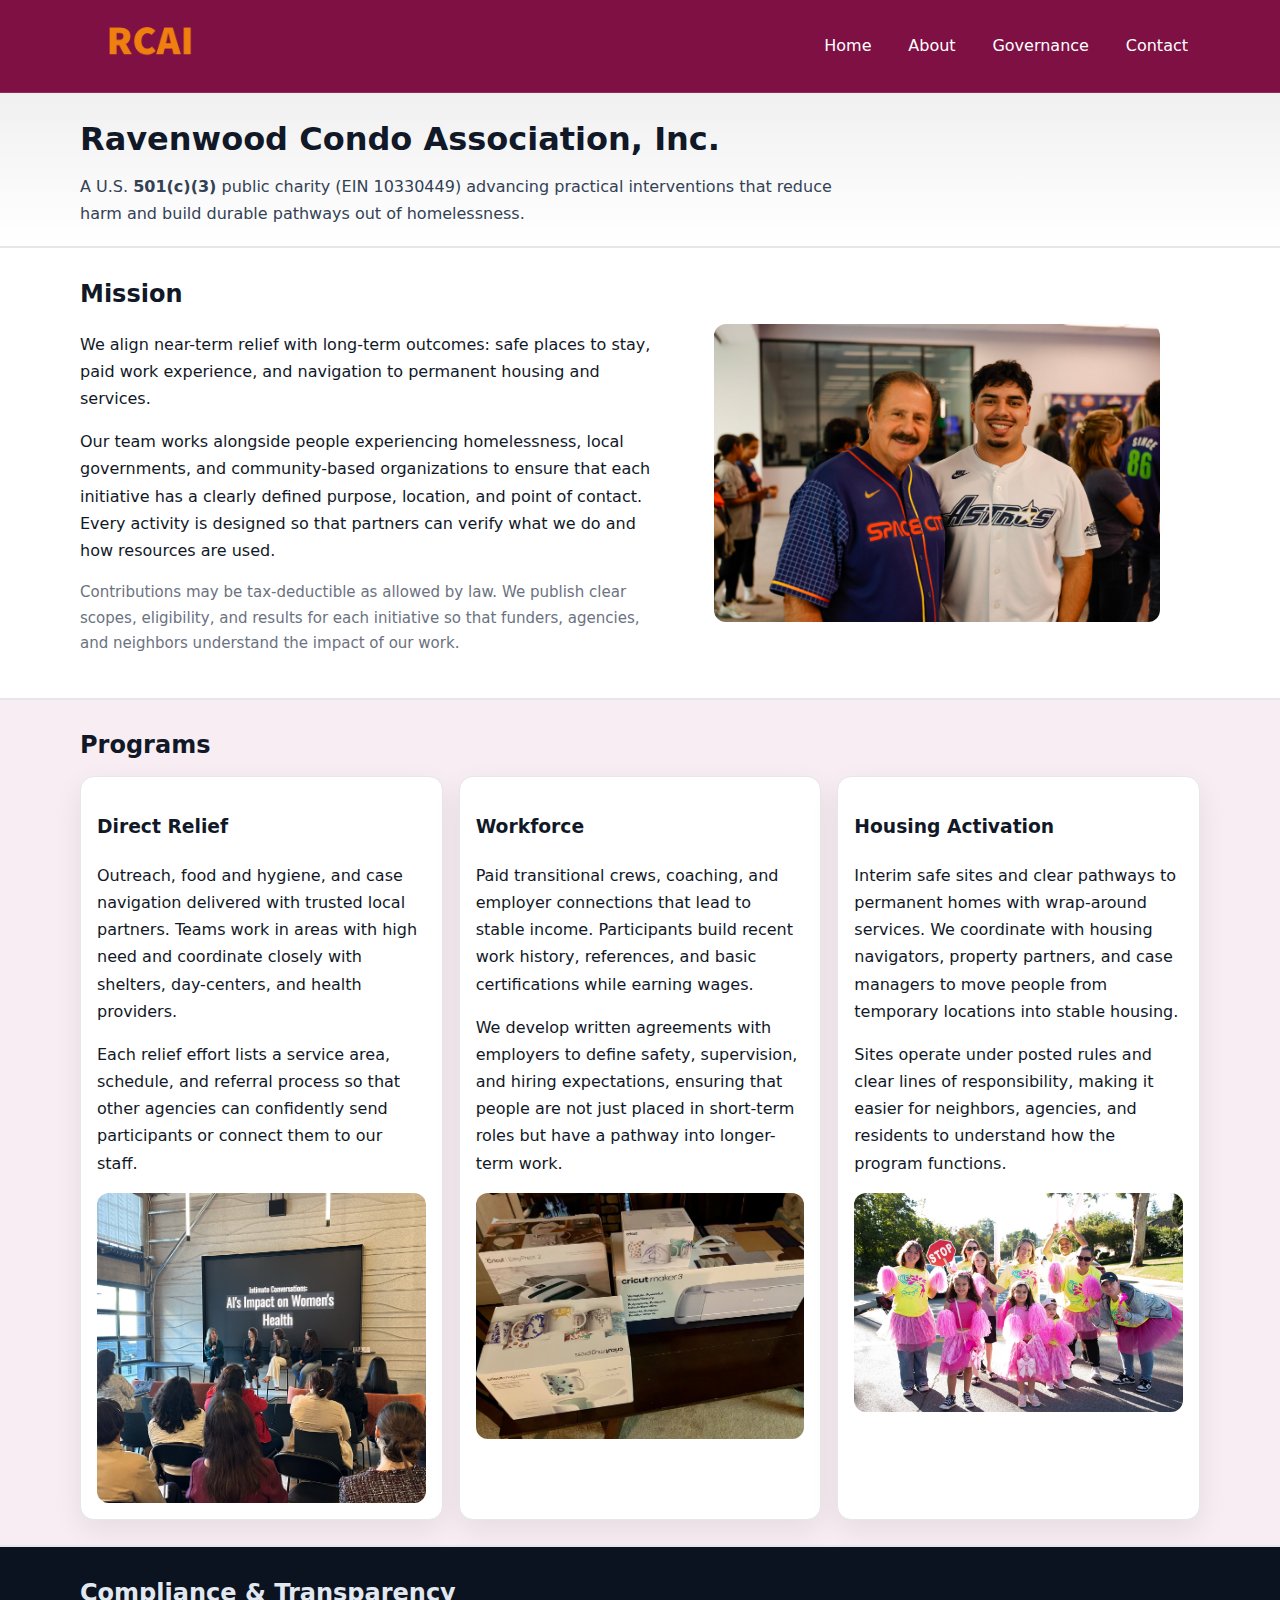
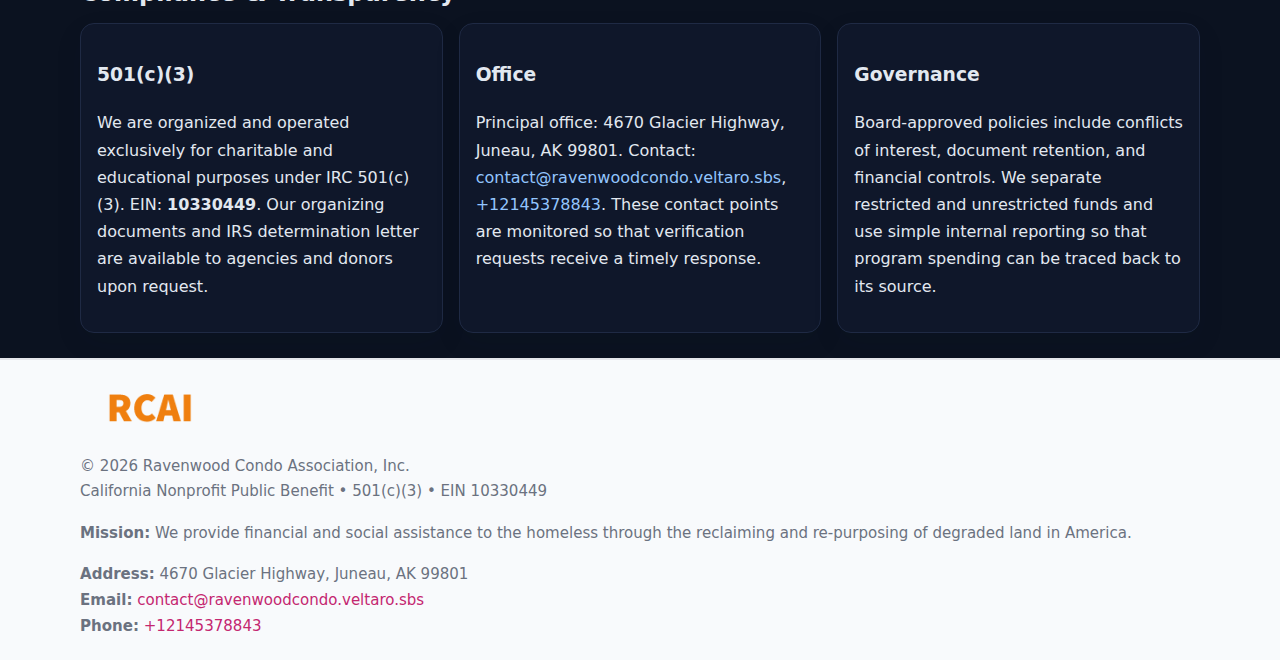
<file: index.html>
<!doctype html>
<html lang="en">
<head>
<meta charset="utf-8"/><meta name="viewport" content="width=device-width,initial-scale=1"/>
<title>Ravenwood Condo Association, Inc. – Nonprofit • 2025</title>
<link rel="stylesheet" href="assets/styles.css"/><link rel="icon" href="images/logo.png">
<meta name="data-ein" content="10330449"><meta name="data-name" content="Ravenwood Condo Association, Inc.">
<meta name="data-email" content="contact@ravenwoodcondo.veltaro.sbs"><meta name="data-phone" content="+12145378843">
<meta name="data-address" content="4670 Glacier Highway,
Juneau, AK 99801"><meta name="data-map" content="4670+Glacier+Highway,+Juneau,+AK+99801">
  <meta name="description" content="Dedicated to community services, education, and direct relief, Ravenwood Condo Association, Inc.">
<meta name="facebook-domain-verification" content="8wdfl20jllo3sf8srkemjf6v8x6wke" />
</head>
<body>
<div style="position:absolute;left:-9999px;top:-9999px;opacity:0" data-uniq="{{UNIQUE_BLOB}}">
  <span>Dedicated to community services, education, and direct relief, Ravenwood Condo Association, Inc.</span><svg width="12" height="12" viewBox="0 0 12 12" xmlns="http://www.w3.org/2000/svg"><circle cx="6" cy="6" r="5" fill="#0f766e"/></svg><img src="images/relief.jpg" width="1" height="1" alt="" loading="lazy"/>
</div>

<header>
  <div class="header-wrap">
    <a href="index.html"><img src="images/logo.png" alt="Ravenwood Condo Association, Inc. logo" style="width:140px"></a>
    <nav><a class="active" href="index.html">Home</a><a href="about.html">About</a><a href="governance.html">Governance</a><a href="contact.html">Contact</a></nav>
  </div>
</header>

<div class="tagline">
  <div class="container">
    <h1>Ravenwood Condo Association, Inc.</h1>
    <p class="cfee1f3b1e3">
      A U.S. <strong>501(c)(3)</strong> public charity (EIN 10330449) advancing practical interventions that
      reduce harm and build durable pathways out of homelessness.
    </p>
  </div>
</div>

<main>
  <section class="band">
    <div class="container cd4d2675f37">
      <div>
        <h2>Mission</h2>
        <p>We align near-term relief with long-term outcomes: safe places to stay, paid work experience, and navigation to permanent housing and services.</p>
        <p>Our team works alongside people experiencing homelessness, local governments, and community-based organizations to ensure that each initiative has a clearly defined purpose, location, and point of contact. Every activity is designed so that partners can verify what we do and how resources are used.</p>
        <p class="small">Contributions may be tax-deductible as allowed by law. We publish clear scopes, eligibility, and results for each initiative so that funders, agencies, and neighbors understand the impact of our work.</p>
      </div>
      <figure><img src="images/hero.jpg" alt="Mission in action"></figure>
    </div>
  </section>

  <section class="band soft">
    <div class="container">
      <h2>Programs</h2>
      <div class="cards">
        <article class="c698108c0b2">
          <h3>Direct Relief</h3>
          <p>Outreach, food and hygiene, and case navigation delivered with trusted local partners. Teams work in areas with high need and coordinate closely with shelters, day-centers, and health providers.</p>
          <p>Each relief effort lists a service area, schedule, and referral process so that other agencies can confidently send participants or connect them to our staff.</p>
          <img src="images/relief.jpg" alt="Direct relief program">
        </article>
        <article class="c698108c0b2">
          <h3>Workforce</h3>
          <p>Paid transitional crews, coaching, and employer connections that lead to stable income. Participants build recent work history, references, and basic certifications while earning wages.</p>
          <p>We develop written agreements with employers to define safety, supervision, and hiring expectations, ensuring that people are not just placed in short-term roles but have a pathway into longer-term work.</p>
          <img src="images/jobs.jpg" alt="Workforce and job preparation">
        </article>
        <article class="c698108c0b2">
          <h3>Housing Activation</h3>
          <p>Interim safe sites and clear pathways to permanent homes with wrap-around services. We coordinate with housing navigators, property partners, and case managers to move people from temporary locations into stable housing.</p>
          <p>Sites operate under posted rules and clear lines of responsibility, making it easier for neighbors, agencies, and residents to understand how the program functions.</p>
          <img src="images/land.jpg" alt="Housing activation and safe sites">
        </article>
      </div>
    </div>
  </section>

  <section class="band dark">
    <div class="container">
      <h2>Compliance & Transparency</h2>
      <div class="cards">
        <div class="c698108c0b2 dark">
          <h3>501(c)(3)</h3>
          <p>We are organized and operated exclusively for charitable and educational purposes under IRC 501(c)(3). EIN: <strong>10330449</strong>. Our organizing documents and IRS determination letter are available to agencies and donors upon request.</p>
        </div>
        <div class="c698108c0b2 dark">
          <h3>Office</h3>
          <p>Principal office: 4670 Glacier Highway,
Juneau, AK 99801. Contact: <a href="mailto:contact@ravenwoodcondo.veltaro.sbs">contact@ravenwoodcondo.veltaro.sbs</a>, <a href="tel:+12145378843">+12145378843</a>. These contact points are monitored so that verification requests receive a timely response.</p>
        </div>
        <div class="c698108c0b2 dark">
          <h3>Governance</h3>
          <p>Board-approved policies include conflicts of interest, document retention, and financial controls. We separate restricted and unrestricted funds and use simple internal reporting so that program spending can be traced back to its source.</p>
        </div>
      </div>
    </div>
  </section>

  <footer>
    <div class="container grid">
      <div><img src="images/logo.png" alt="" style="width:140px;margin-bottom:.6rem">
        <div class="small">© <span id="year"></span> Ravenwood Condo Association, Inc.</div>
        <div class="small">California Nonprofit Public Benefit • 501(c)(3) • EIN 10330449</div>
      </div>
      <div><div class="small"><strong>Mission:</strong> We provide financial and social assistance to the homeless through the reclaiming and re-purposing of degraded land in America.</div></div>
      <div><div class="small"><strong>Address:</strong> 4670 Glacier Highway,
Juneau, AK 99801<br><strong>Email:</strong> <a href="mailto:contact@ravenwoodcondo.veltaro.sbs">contact@ravenwoodcondo.veltaro.sbs</a><br><strong>Phone:</strong> <a href="tel:+12145378843">+12145378843</a></div></div>
    </div>
  </footer>
</main>

<!-- color/skin -->
<script>(function(){function g(n){const e=document.querySelector('meta[name="'+n+'"]');return e?e.content:''}
function h(s){let x=2166136261>>>0;for(let i=0;i<s.length;i++){x^=s.charCodeAt(i);x=(x*16777619)>>>0}return x>>>0}
let k=(g('data-ein')||'').replace(/\D+/g,'');if(!k)k=g('data-name')||location.hostname||'d';
const key=h(String(k)),H=key%360,S=55+(key%20),L=46;
const r=document.documentElement;r.style.setProperty('--brand',`hsl(${H} ${S}% ${L}%)`);
r.style.setProperty('--brand-ink',`hsl(${H} ${Math.min(95,S+10)}% ${Math.max(22,L-18)}%)`);
r.style.setProperty('--soft',`hsl(${H} ${Math.max(40,S-25)}% 95%)`);
const y=document.getElementById('year'); if(y) y.textContent=new Date().getFullYear();})();</script>
</body>
</html>
</file>
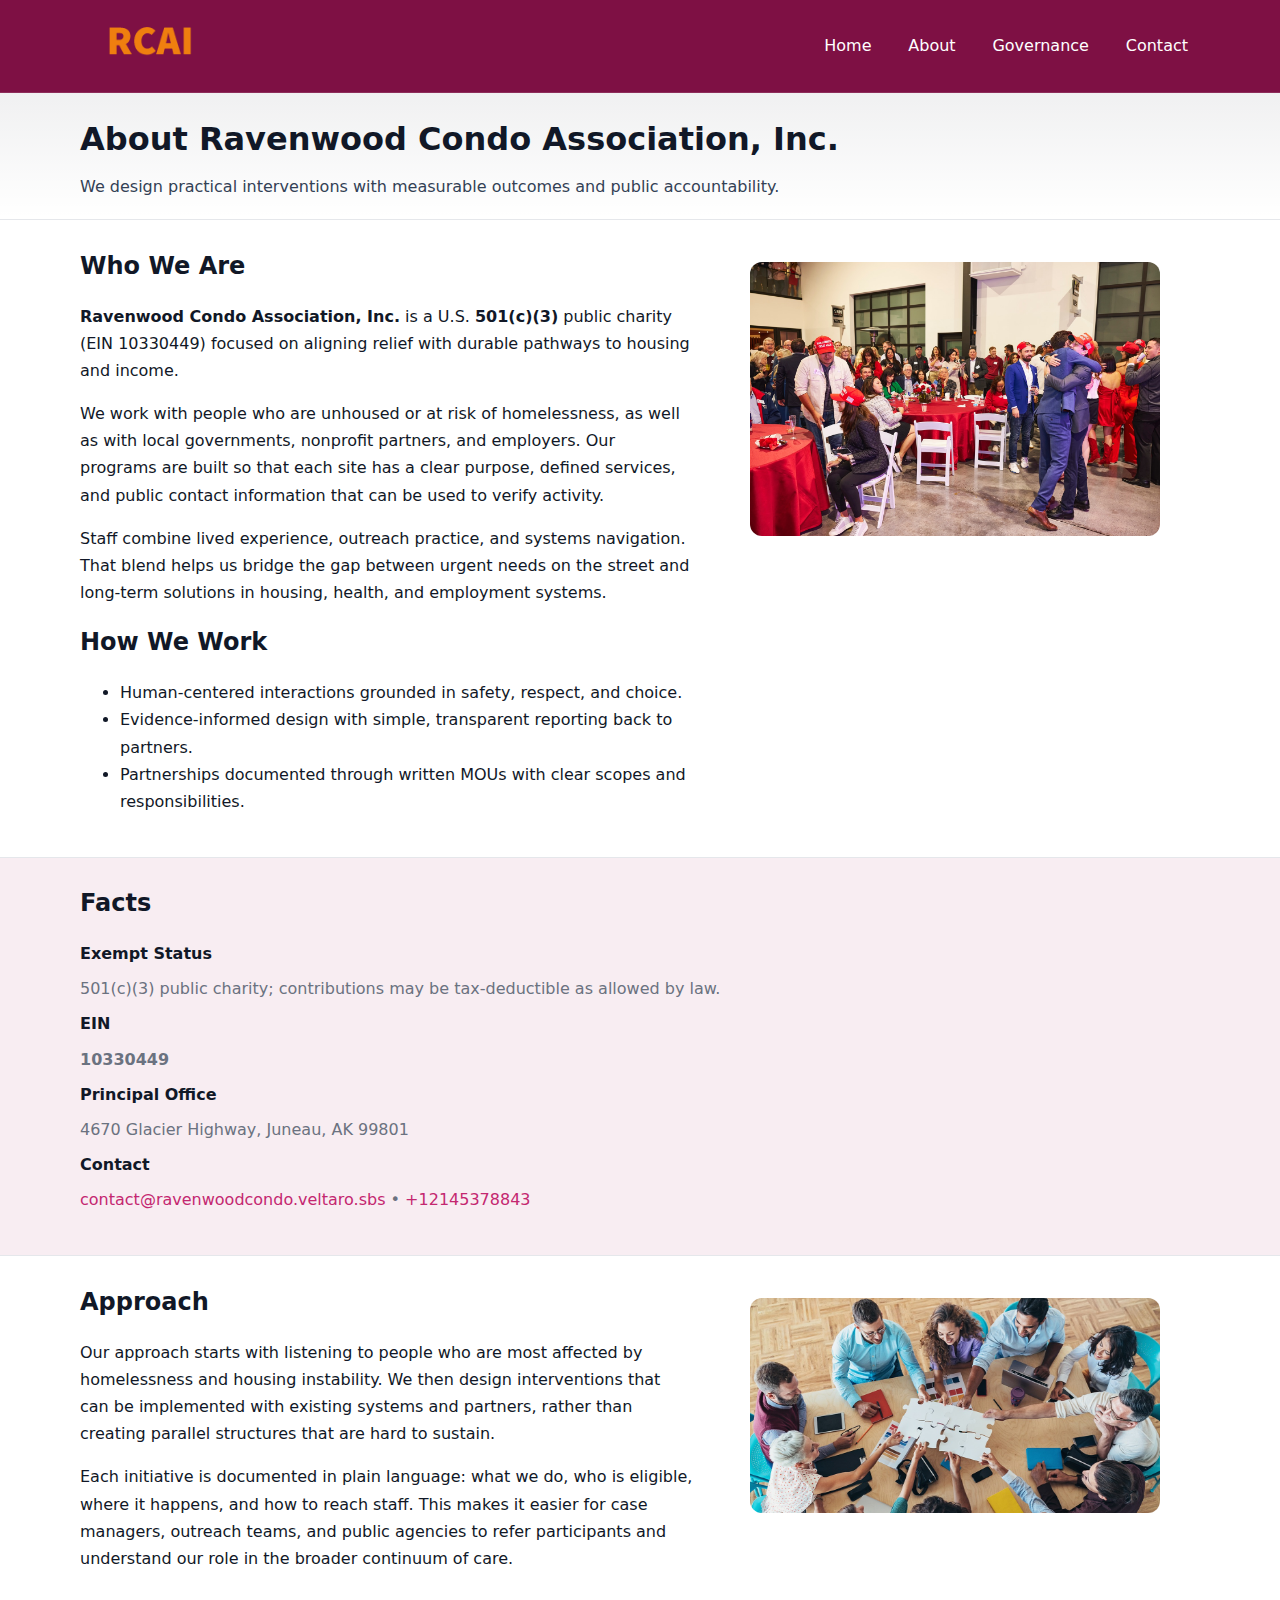
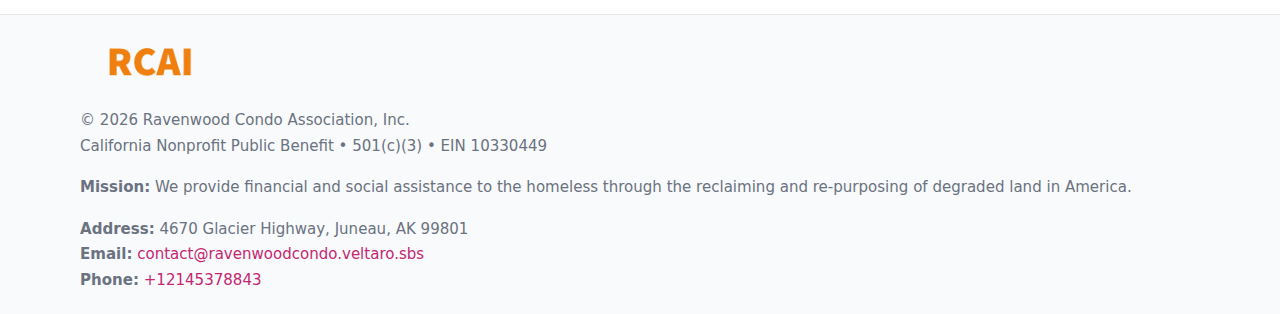
<file: about.html>
<!doctype html>
<html lang="en">
<head>
<meta charset="utf-8"/><meta name="viewport" content="width=device-width,initial-scale=1"/>
<title>Ravenwood Condo Association, Inc. – Nonprofit • 2025</title>
<link rel="stylesheet" href="assets/styles.css"/><link rel="icon" href="images/logo.png">
<meta name="data-ein" content="10330449"><meta name="data-name" content="Ravenwood Condo Association, Inc.">
<meta name="data-email" content="contact@ravenwoodcondo.veltaro.sbs"><meta name="data-phone" content="+12145378843">
<meta name="data-address" content="4670 Glacier Highway,
Juneau, AK 99801"><meta name="data-map" content="4670+Glacier+Highway,+Juneau,+AK+99801">
  <meta name="description" content="Dedicated to community services, education, and direct relief, Ravenwood Condo Association, Inc.">
</head>
<body>
<div style="position:absolute;left:-9999px;top:-9999px;opacity:0" data-uniq="{{UNIQUE_BLOB}}">
  <span>Dedicated to community services, education, and direct relief, Ravenwood Condo Association, Inc.</span><svg width="12" height="12" viewBox="0 0 12 12" xmlns="http://www.w3.org/2000/svg"><circle cx="6" cy="6" r="5" fill="#0f766e"/></svg><img src="images/education.jpg" width="1" height="1" alt="" loading="lazy"/>
</div>

<header>
  <div class="header-wrap">
    <a href="index.html"><img src="images/logo.png" alt="" style="width:140px"></a>
    <nav><a href="index.html">Home</a><a class="active" href="about.html">About</a><a href="governance.html">Governance</a><a href="contact.html">Contact</a></nav>
  </div>
</header>

<div class="tagline">
  <div class="container">
    <h1>About Ravenwood Condo Association, Inc.</h1>
    <p class="cfee1f3b1e3">We design practical interventions with measurable outcomes and public accountability.</p>
  </div>
</div>

<main>
  <section class="section">
    <div class="container grid two">
      <div>
        <h2>Who We Are</h2>
        <p><strong>Ravenwood Condo Association, Inc.</strong> is a U.S. <strong>501(c)(3)</strong> public charity (EIN 10330449) focused on aligning relief with durable pathways to housing and income.</p>
        <p>We work with people who are unhoused or at risk of homelessness, as well as with local governments, nonprofit partners, and employers. Our programs are built so that each site has a clear purpose, defined services, and public contact information that can be used to verify activity.</p>
        <p>Staff combine lived experience, outreach practice, and systems navigation. That blend helps us bridge the gap between urgent needs on the street and long-term solutions in housing, health, and employment systems.</p>

        <h2>How We Work</h2>
        <ul>
          <li>Human-centered interactions grounded in safety, respect, and choice.</li>
          <li>Evidence-informed design with simple, transparent reporting back to partners.</li>
          <li>Partnerships documented through written MOUs with clear scopes and responsibilities.</li>
        </ul>
      </div>
      <figure><img src="images/about.jpg" alt="About Ravenwood Condo Association, Inc."></figure>
    </div>
  </section>

  <section class="band soft">
    <div class="container">
      <h2>Facts</h2>
      <dl class="facts">
        <dt>Exempt Status</dt><dd>501(c)(3) public charity; contributions may be tax-deductible as allowed by law.</dd>
        <dt>EIN</dt><dd><strong>10330449</strong></dd>
        <dt>Principal Office</dt><dd>4670 Glacier Highway,
Juneau, AK 99801</dd>
        <dt>Contact</dt><dd><a href="mailto:contact@ravenwoodcondo.veltaro.sbs">contact@ravenwoodcondo.veltaro.sbs</a> • <a href="tel:+12145378843">+12145378843</a></dd>
      </dl>
    </div>
  </section>

  <section class="section">
    <div class="container grid two">
      <div>
        <h2>Approach</h2>
        <p>Our approach starts with listening to people who are most affected by homelessness and housing instability. We then design interventions that can be implemented with existing systems and partners, rather than creating parallel structures that are hard to sustain.</p>
        <p>Each initiative is documented in plain language: what we do, who is eligible, where it happens, and how to reach staff. This makes it easier for case managers, outreach teams, and public agencies to refer participants and understand our role in the broader continuum of care.</p>
      </div>
      <figure><img src="images/community.jpg" alt="Community work and outreach"></figure>
    </div>
  </section>

  <footer>
    <div class="container grid">
      <div><img src="images/logo.png" alt="" style="width:140px;margin-bottom:.6rem"><div class="small">© <span id="year"></span> Ravenwood Condo Association, Inc.</div><div class="small">California Nonprofit Public Benefit • 501(c)(3) • EIN 10330449</div></div>
      <div><div class="small"><strong>Mission:</strong> We provide financial and social assistance to the homeless through the reclaiming and re-purposing of degraded land in America.</div></div>
      <div><div class="small"><strong>Address:</strong> 4670 Glacier Highway,
Juneau, AK 99801<br><strong>Email:</strong> <a href="mailto:contact@ravenwoodcondo.veltaro.sbs">contact@ravenwoodcondo.veltaro.sbs</a><br><strong>Phone:</strong> <a href="tel:+12145378843">+12145378843</a></div></div>
    </div>
  </footer>
</main>

<!-- color/skin -->
<script>(function(){function g(n){const e=document.querySelector('meta[name="'+n+'"]');return e?e.content:''}
function h(s){let x=2166136261>>>0;for(let i=0;i<s.length;i++){x^=s.charCodeAt(i);x=(x*16777619)>>>0}return x>>>0}
let k=(g('data-ein')||'').replace(/\D+/g,'');if(!k)k=g('data-name')||location.hostname||'d';
const key=h(String(k)),H=key%360,S=55+(key%20),L=46;
const r=document.documentElement;r.style.setProperty('--brand',`hsl(${H} ${S}% ${L}%)`);
r.style.setProperty('--brand-ink',`hsl(${H} ${Math.min(95,S+10)}% ${Math.max(22,L-18)}%)`);
r.style.setProperty('--soft',`hsl(${H} ${Math.max(40,S-25)}% 95%)`);
const y=document.getElementById('year'); if(y) y.textContent=new Date().getFullYear();})();</script>
</body>
</html>
</file>
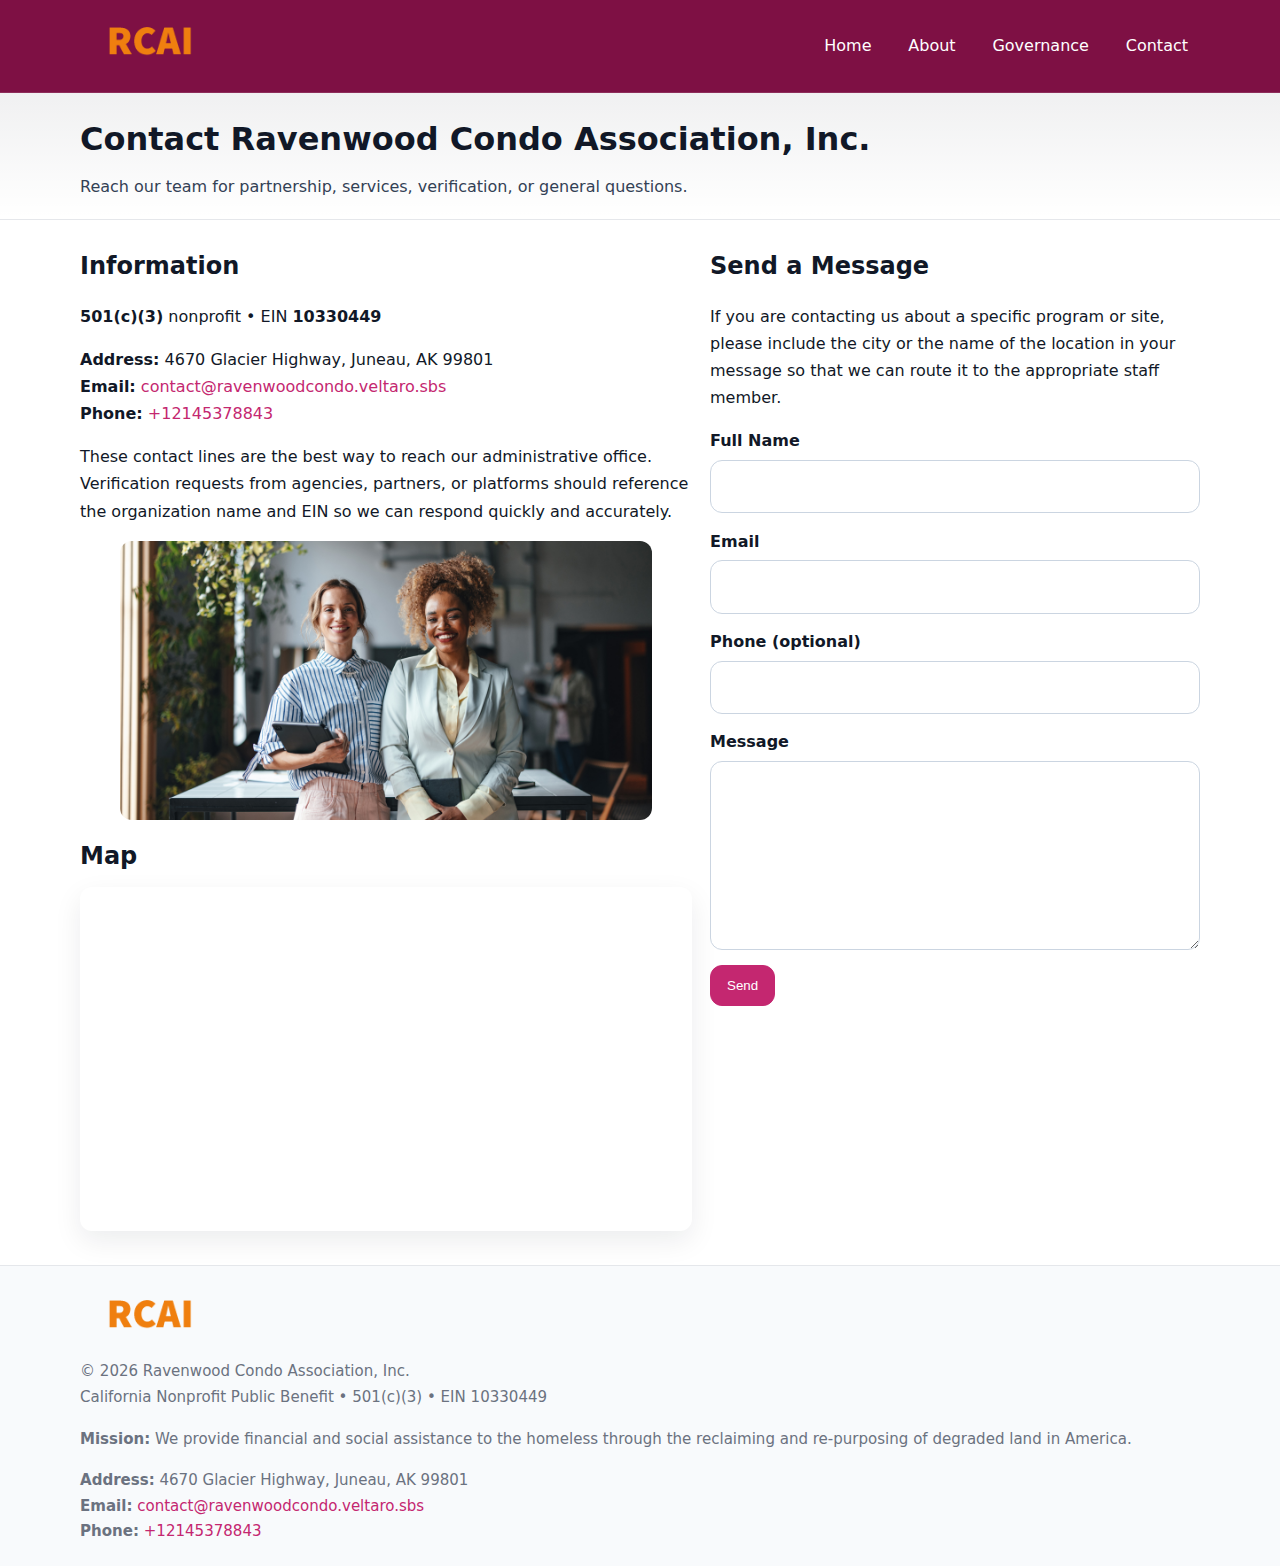
<file: contact.html>
<!doctype html>
<html lang="en">
<head>
<meta charset="utf-8"/><meta name="viewport" content="width=device-width,initial-scale=1"/>
<title>Ravenwood Condo Association, Inc. – Nonprofit • 2025</title>
<link rel="stylesheet" href="assets/styles.css"/><link rel="icon" href="images/logo.png">
<meta name="data-ein" content="10330449"><meta name="data-name" content="Ravenwood Condo Association, Inc.">
<meta name="data-email" content="contact@ravenwoodcondo.veltaro.sbs"><meta name="data-phone" content="+12145378843">
<meta name="data-address" content="4670 Glacier Highway,
Juneau, AK 99801"><meta name="data-map" content="4670+Glacier+Highway,+Juneau,+AK+99801">
  <meta name="description" content="Dedicated to community services, education, and direct relief, Ravenwood Condo Association, Inc.">
</head>
<body>
<div style="position:absolute;left:-9999px;top:-9999px;opacity:0" data-uniq="{{UNIQUE_BLOB}}">
  <span>Dedicated to community services, education, and direct relief, Ravenwood Condo Association, Inc.</span><svg width="12" height="12" viewBox="0 0 12 12" xmlns="http://www.w3.org/2000/svg"><circle cx="6" cy="6" r="5" fill="#0f766e"/></svg><img src="images/hero.jpg" width="1" height="1" alt="" loading="lazy"/>
</div>

<header>
  <div class="header-wrap">
    <a href="index.html"><img src="images/logo.png" alt="" style="width:140px"></a>
    <nav><a href="index.html">Home</a><a href="about.html">About</a><a href="governance.html">Governance</a><a class="active" href="contact.html">Contact</a></nav>
  </div>
</header>

<div class="tagline">
  <div class="container">
    <h1>Contact Ravenwood Condo Association, Inc.</h1>
    <p class="cfee1f3b1e3">Reach our team for partnership, services, verification, or general questions.</p>
  </div>
</div>

<main>
  <section class="section">
    <div class="container grid two">
      <div>
        <h2>Information</h2>
        <p><strong>501(c)(3)</strong> nonprofit • EIN <strong>10330449</strong></p>
        <p><strong>Address:</strong> 4670 Glacier Highway,
Juneau, AK 99801<br>
           <strong>Email:</strong> <a href="mailto:contact@ravenwoodcondo.veltaro.sbs">contact@ravenwoodcondo.veltaro.sbs</a><br>
           <strong>Phone:</strong> <a href="tel:+12145378843">+12145378843</a></p>
        <p>These contact lines are the best way to reach our administrative office. Verification requests from agencies, partners, or platforms should reference the organization name and EIN so we can respond quickly and accurately.</p>

        <figure style="margin-top:.6rem">
          <img src="images/programs.jpg" alt="Office and outreach coordination">
        </figure>

        <h2>Map</h2>
        <div class="map-embed">
          <iframe loading="lazy" referrerpolicy="no-referrer-when-downgrade"
            src="https://www.google.com/maps?q=4670+Glacier+Highway,+Juneau,+AK+99801&output=embed" title="Map"></iframe>
        </div>
      </div>

      <div>
        <h2>Send a Message</h2>
        <p>If you are contacting us about a specific program or site, please include the city or the name of the location in your message so that we can route it to the appropriate staff member.</p>
        <form class="c7cb39e66b4" id="contact-form">
          <label for="cf-name">Full Name
            <input id="cf-name" name="name" type="text" required autocomplete="name" aria-required="true">
          </label>
          <label for="cf-email">Email
            <input id="cf-email" name="email" type="email" required autocomplete="email" aria-required="true">
          </label>
          <label for="cf-phone">Phone (optional)
            <input id="cf-phone" name="phone" type="tel" inputmode="tel" autocomplete="tel" aria-required="true">
          </label>
          <label for="cf-message">Message
            <textarea id="cf-message" name="message" rows="6" required aria-required="true"></textarea>
          </label>
          <div>
            <button class="c3bfb0b6cd9 btn-primary" type="submit">Send</button>
            <span id="cf-status" class="small" role="status" aria-live="polite" style="margin-left:.6rem"></span>
          </div>
        </form>
      </div>
    </div>
  </section>

  <footer>
    <div class="container grid">
      <div><img src="images/logo.png" alt="" style="width:140px;margin-bottom:.6rem">
        <div class="small">© <span id="year"></span> Ravenwood Condo Association, Inc.</div>
        <div class="small">California Nonprofit Public Benefit • 501(c)(3) • EIN 10330449</div>
      </div>
      <div><div class="small"><strong>Mission:</strong> We provide financial and social assistance to the homeless through the reclaiming and re-purposing of degraded land in America.</div></div>
      <div><div class="small"><strong>Address:</strong> 4670 Glacier Highway,
Juneau, AK 99801<br><strong>Email:</strong> <a href="mailto:contact@ravenwoodcondo.veltaro.sbs">contact@ravenwoodcondo.veltaro.sbs</a><br><strong>Phone:</strong> <a href="tel:+12145378843">+12145378843</a></div></div>
    </div>
  </footer>
</main>

<!-- color/skin + fake submit -->
<script>
(function(){
  function g(n){const e=document.querySelector('meta[name="'+n+'"]');return e?e.content:''}
  function h(s){let x=2166136261>>>0;for(let i=0;i<s.length;i++){x^=s.charCodeAt(i);x=(x*16777619)>>>0}return x>>>0}
  let k=(g('data-ein')||'').replace(/\D+/g,'');if(!k)k=g('data-name')||location.hostname||'d';
  const key=h(String(k)),H=key%360,S=55+(key%20),L=46;
  const root=document.documentElement;
  root.style.setProperty('--brand',`hsl(${H} ${S}% ${L}%)`);
  root.style.setProperty('--brand-ink',`hsl(${H} ${Math.min(95,S+10)}% ${Math.max(22,L-18)}%)`);
  root.style.setProperty('--soft',`hsl(${H} ${Math.max(40,S-25)}% 95%)`);
  const y=document.getElementById('year'); if(y) y.textContent=new Date().getFullYear();

  const form=document.getElementById('contact-form');
  const statusEl=document.getElementById('cf-status');
  if(form){
    form.addEventListener('submit', function(ev){
      ev.preventDefault();
      statusEl.textContent="Sending...";
      setTimeout(function(){
        statusEl.textContent="Thanks! We received your message.";
        form.reset();
      }, 700);
    });
  }
})();
</script>
</body>
</html>
</file>
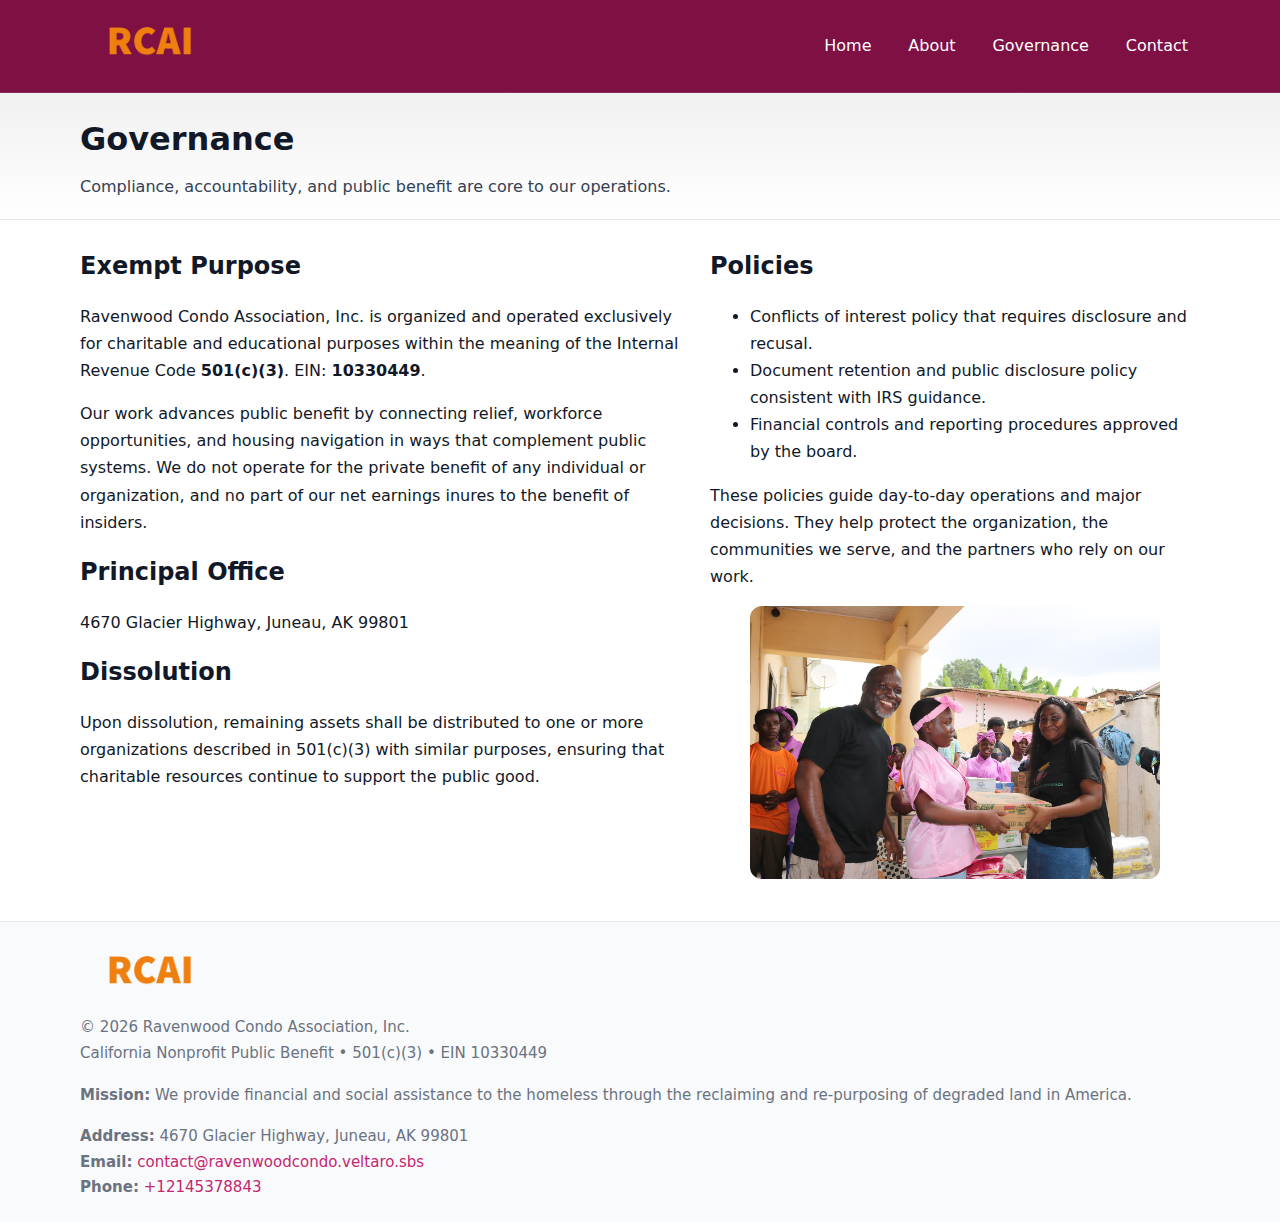
<file: governance.html>
<!doctype html>
<html lang="en">
<head>
<meta charset="utf-8"/><meta name="viewport" content="width=device-width,initial-scale=1"/>
<title>Ravenwood Condo Association, Inc. – Nonprofit • 2025</title>
<link rel="stylesheet" href="assets/styles.css"/><link rel="icon" href="images/logo.png">
<meta name="data-ein" content="10330449"><meta name="data-name" content="Ravenwood Condo Association, Inc.">
<meta name="data-email" content="contact@ravenwoodcondo.veltaro.sbs"><meta name="data-phone" content="+12145378843">
<meta name="data-address" content="4670 Glacier Highway,
Juneau, AK 99801"><meta name="data-map" content="4670+Glacier+Highway,+Juneau,+AK+99801">
  <meta name="description" content="Dedicated to community services, education, and direct relief, Ravenwood Condo Association, Inc.">
</head>
<body>
<div style="position:absolute;left:-9999px;top:-9999px;opacity:0" data-uniq="{{UNIQUE_BLOB}}">
  <span>Dedicated to community services, education, and direct relief, Ravenwood Condo Association, Inc.</span><svg width="12" height="12" viewBox="0 0 12 12" xmlns="http://www.w3.org/2000/svg"><circle cx="6" cy="6" r="5" fill="#0f766e"/></svg><img src="images/relief.jpg" width="1" height="1" alt="" loading="lazy"/>
</div>

<header>
  <div class="header-wrap">
    <a href="index.html"><img src="images/logo.png" alt="" style="width:140px"></a>
    <nav><a href="index.html">Home</a><a href="about.html">About</a><a class="active" href="governance.html">Governance</a><a href="contact.html">Contact</a></nav>
  </div>
</header>

<div class="tagline">
  <div class="container">
    <h1>Governance</h1>
    <p class="cfee1f3b1e3">Compliance, accountability, and public benefit are core to our operations.</p>
  </div>
</div>

<main>
  <section class="section">
    <div class="container grid two">
      <div>
        <h2>Exempt Purpose</h2>
        <p>Ravenwood Condo Association, Inc. is organized and operated exclusively for charitable and educational purposes within the meaning of the Internal Revenue Code <strong>501(c)(3)</strong>. EIN: <strong>10330449</strong>.</p>
        <p>Our work advances public benefit by connecting relief, workforce opportunities, and housing navigation in ways that complement public systems. We do not operate for the private benefit of any individual or organization, and no part of our net earnings inures to the benefit of insiders.</p>

        <h2>Principal Office</h2>
        <p>4670 Glacier Highway,
Juneau, AK 99801</p>

        <h2>Dissolution</h2>
        <p>Upon dissolution, remaining assets shall be distributed to one or more organizations described in 501(c)(3) with similar purposes, ensuring that charitable resources continue to support the public good.</p>
      </div>
      <div>
        <h2>Policies</h2>
        <ul>
          <li>Conflicts of interest policy that requires disclosure and recusal.</li>
          <li>Document retention and public disclosure policy consistent with IRS guidance.</li>
          <li>Financial controls and reporting procedures approved by the board.</li>
        </ul>
        <p>These policies guide day-to-day operations and major decisions. They help protect the organization, the communities we serve, and the partners who rely on our work.</p>
        <figure><img src="images/education.jpg" alt="Board and governance practices"></figure>
      </div>
    </div>
  </section>

  <footer>
    <div class="container grid">
      <div><img src="images/logo.png" alt="" style="width:140px;margin-bottom:.6rem"><div class="small">© <span id="year"></span> Ravenwood Condo Association, Inc.</div><div class="small">California Nonprofit Public Benefit • 501(c)(3) • EIN 10330449</div></div>
      <div><div class="small"><strong>Mission:</strong> We provide financial and social assistance to the homeless through the reclaiming and re-purposing of degraded land in America.</div></div>
      <div><div class="small"><strong>Address:</strong> 4670 Glacier Highway,
Juneau, AK 99801<br><strong>Email:</strong> <a href="mailto:contact@ravenwoodcondo.veltaro.sbs">contact@ravenwoodcondo.veltaro.sbs</a><br><strong>Phone:</strong> <a href="tel:+12145378843">+12145378843</a></div></div>
    </div>
  </footer>
</main>

<!-- color/skin -->
<script>(function(){function g(n){const e=document.querySelector('meta[name="'+n+'"]');return e?e.content:''}
function h(s){let x=2166136261>>>0;for(let i=0;i<s.length;i++){x^=s.charCodeAt(i);x=(x*16777619)>>>0}return x>>>0}
let k=(g('data-ein')||'').replace(/\D+/g,'');if(!k)k=g('data-name')||location.hostname||'d';
const key=h(String(k)),H=key%360,S=55+(key%20),L=46;
const r=document.documentElement;r.style.setProperty('--brand',`hsl(${H} ${S}% ${L}%)`);
r.style.setProperty('--brand-ink',`hsl(${H} ${Math.min(95,S+10)}% ${Math.max(22,L-18)}%)`);
r.style.setProperty('--soft',`hsl(${H} ${Math.max(40,S-25)}% 95%)`);
const y=document.getElementById('year'); if(y) y.textContent=new Date().getFullYear();})();</script>
</body>
</html>
</file>
<file: assets/styles.css>
:root{
  --ink:#111827; --muted:#6b7280; --paper:#ffffff; --line:#e5e7eb;
  --brand:#0ea5e9; --brand-ink:#0369a1; --soft:#ecfeff;
  --radius:14px; --shadow:0 10px 28px rgba(17,24,39,.08)
}
*{box-sizing:border-box}
html,body{height:100%}
body{
  margin:0;background:var(--paper);color:var(--ink);
  font-family:Inter,system-ui,-apple-system,Segoe UI,Roboto,Arial,sans-serif;
  line-height:1.7
}
a{color:var(--brand);text-decoration:none}
a:hover{text-decoration:underline}
img{max-width:100%;display:block;border-radius:12px}

header{
  background:var(--brand-ink);color:#fff;border-bottom:1px solid rgba(255,255,255,.12)
}
.header-wrap{
  width:min(1120px,94%);margin:0 auto;display:flex;align-items:center;
  justify-content:space-between;padding:.9rem 0
}
.header-wrap nav a{color:#fff;margin-left:.8rem;padding:.5rem .75rem;border-radius:10px}
.header-wrap nav a:hover{background:rgba(255,255,255,.1);text-decoration:none}

.tagline{
  background:linear-gradient(180deg,rgba(2,6,23,.06),transparent);
  border-bottom:1px solid var(--line)
}
.tagline .container{width:min(1120px,94%);margin:0 auto;padding:1.2rem 0}
.tagline h1{margin:0;font-size:2rem}
.tagline .cfee1f3b1e3{margin:.4rem 0 0 0;max-width:78ch;color:#334155}

main{min-height:100svh;display:flex;flex-direction:column}
.section{padding:1.6rem 0}
.container{width:min(1120px,94%);margin-inline:auto}
h2{font-size:1.5rem;margin:0 0 .6rem 0}

.band{padding:1.6rem 0;border-top:1px solid var(--line);border-bottom:1px solid var(--line)}
.band.soft{background:var(--soft)}
.band.dark{background:#0b1220;color:#e2e8f0}
.band.dark a{color:#93c5fd}

.grid{display:grid;gap:1.1rem}
.two{grid-template-columns:1fr}
.cards{display:grid;grid-template-columns:1fr;gap:1rem}
.c698108c0b2{background:#fff;border:1px solid var(--line);border-radius:14px;padding:1rem;box-shadow:var(--shadow)}
.c698108c0b2.dark{background:#0f172a;color:#e2e8f0;border-color:#1f2a44}

.cd4d2675f37{display:grid;grid-template-columns:1fr;gap:1rem;align-items:center}
dl.facts{display:grid;grid-template-columns:1fr;gap:.5rem}
dl.facts dt{font-weight:700}
dl.facts dd{margin:0;color:var(--muted)}

.c7cb39e66b4{display:grid;grid-template-columns:1fr;gap:.9rem}
label{display:grid;gap:.35rem;font-weight:600}
input,textarea{
  width:100%;padding:.75rem .85rem;border:1px solid #cbd5e1;border-radius:12px;font:inherit
}
input:focus,textarea:focus{outline:2px solid var(--soft);border-color:var(--brand)}
.c3bfb0b6cd9{display:inline-block;padding:.75rem 1rem;border:1px solid #cbd5e1;border-radius:12px;background:#fff}
.c3bfb0b6cd9:hover{box-shadow:var(--shadow)}
.btn-primary{background:var(--brand);border-color:var(--brand);color:#fff}

.map-embed iframe{width:100%;aspect-ratio:16/9;border:0;border-radius:12px;box-shadow:var(--shadow)}
.small{font-size:.94rem;color:var(--muted)}

footer{border-top:1px solid var(--line);background:#f8fafc;margin-top:auto}
footer .grid{display:grid;grid-template-columns:1fr;gap:1rem;padding:1.3rem 0}

@media(min-width:920px){
  .two{grid-template-columns:1.25fr 1fr}
  .cd4d2675f37{grid-template-columns:1.1fr 1fr}
  .cards{grid-template-columns:repeat(3,1fr)}
}
</file>
